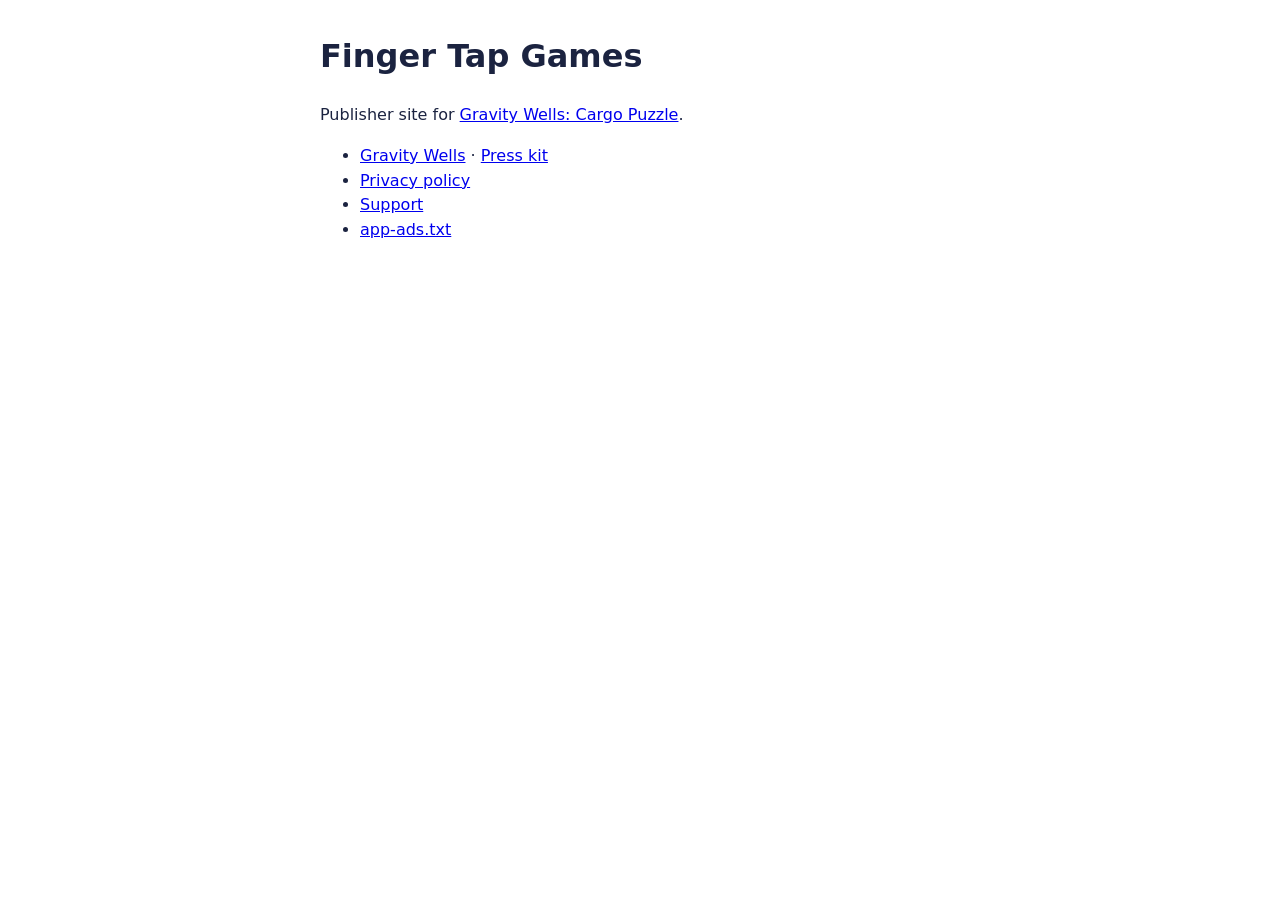
<file: index.html>
<!doctype html>
<html lang="en"><head><meta charset="utf-8"><meta name="viewport" content="width=device-width,initial-scale=1">
<title>Finger Tap Games</title>
<style>body{font:16px/1.55 system-ui,sans-serif;max-width:640px;margin:2rem auto;padding:0 16px;color:#1b2340}</style></head>
<body>
<h1>Finger Tap Games</h1>
<p>Publisher site for <a href="/gravitywells/">Gravity Wells: Cargo Puzzle</a>.</p>
<ul>
<li><a href="/gravitywells/">Gravity Wells</a> · <a href="/gravitywells/presskit/">Press kit</a></li>
<li><a href="https://julliuzsam.github.io/gravitywells-legal/">Privacy policy</a></li>
<li><a href="https://julliuzsam.github.io/gravitywells-legal/support.html">Support</a></li>
<li><a href="/app-ads.txt">app-ads.txt</a></li>
</ul>
</body></html>
</file>
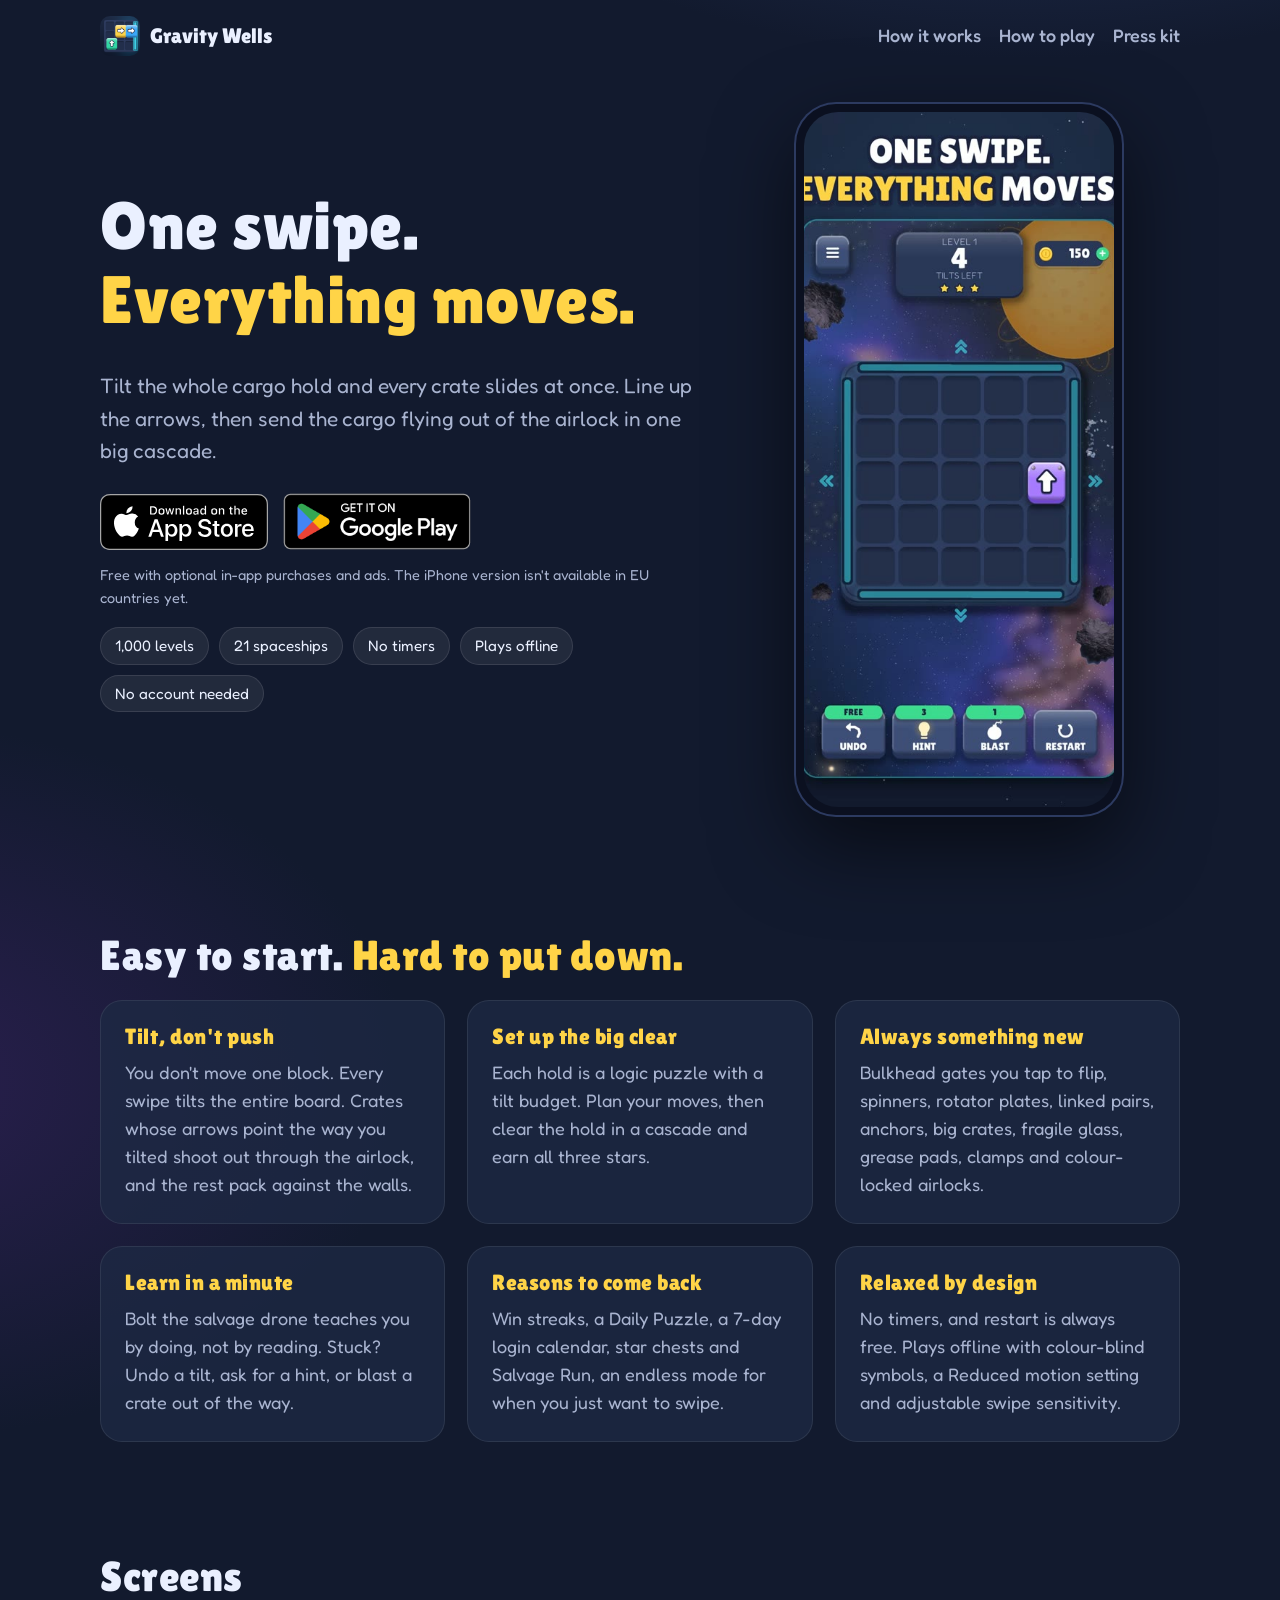
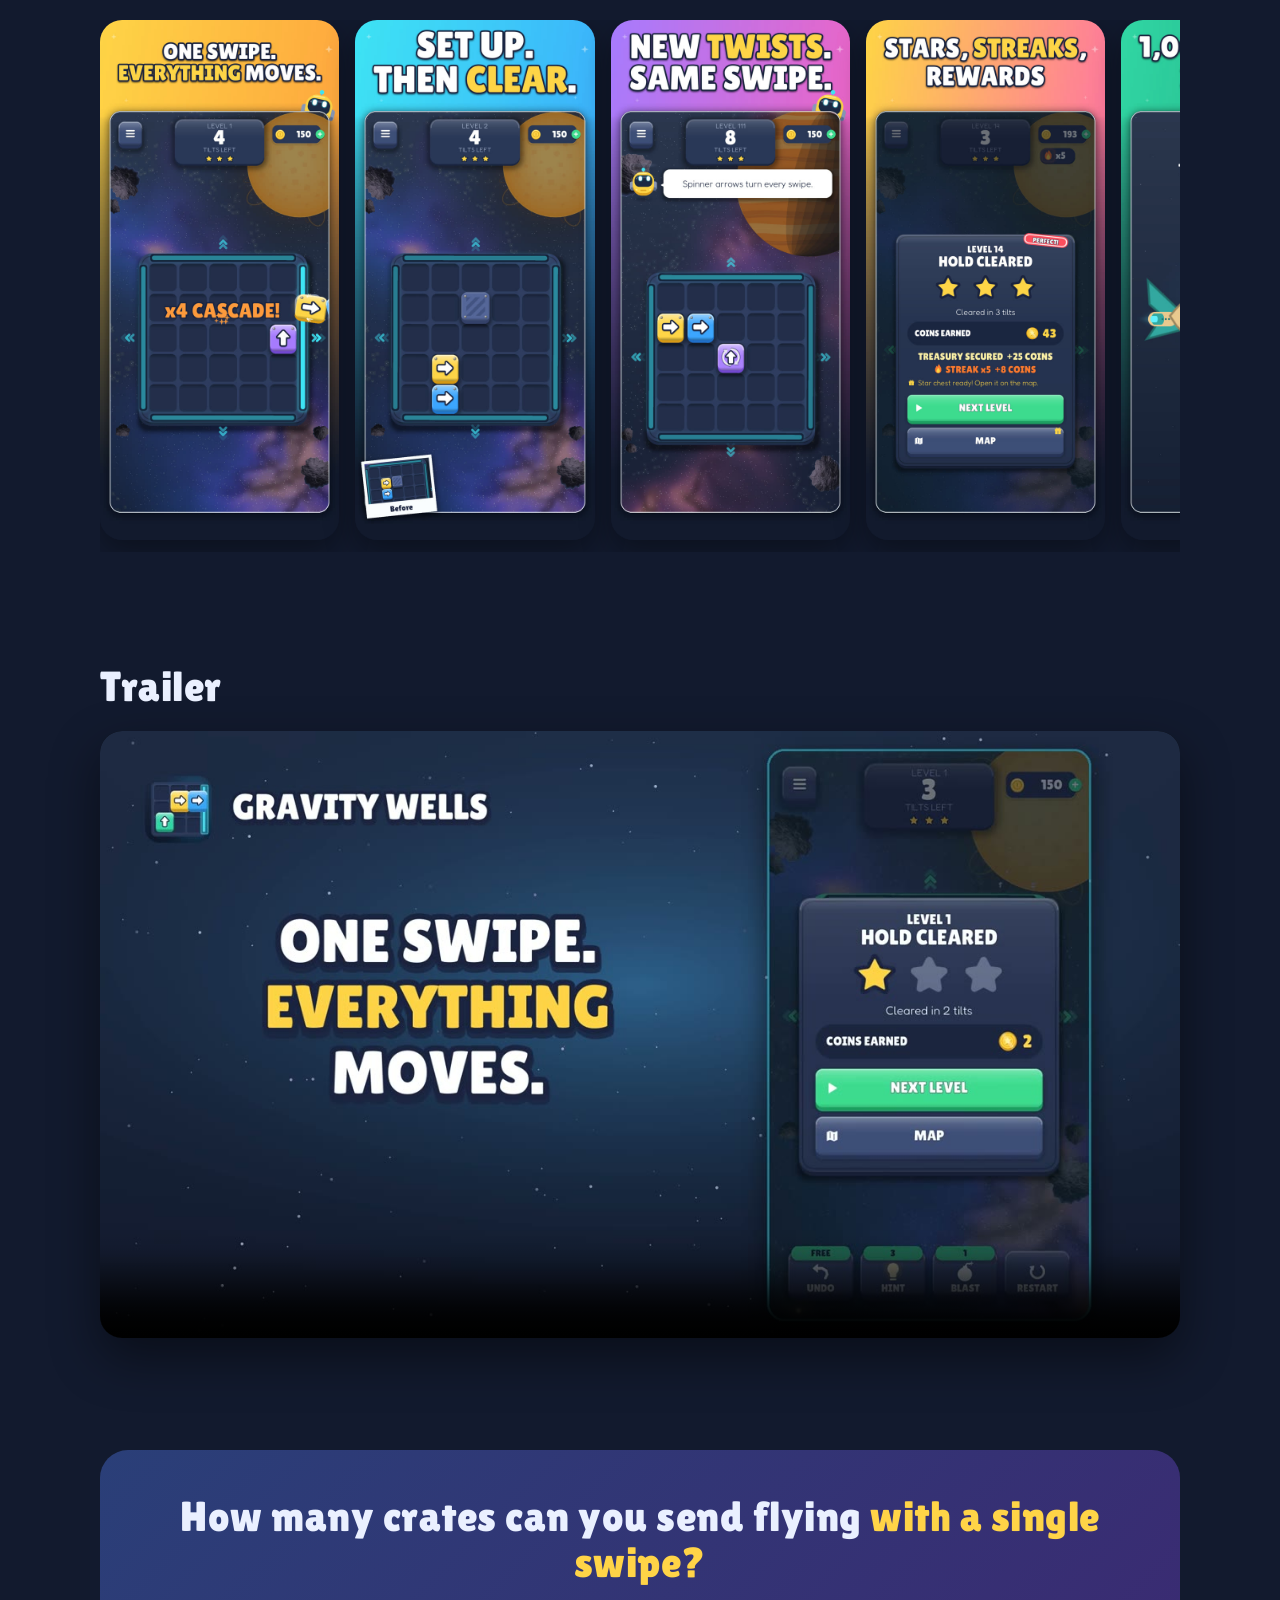
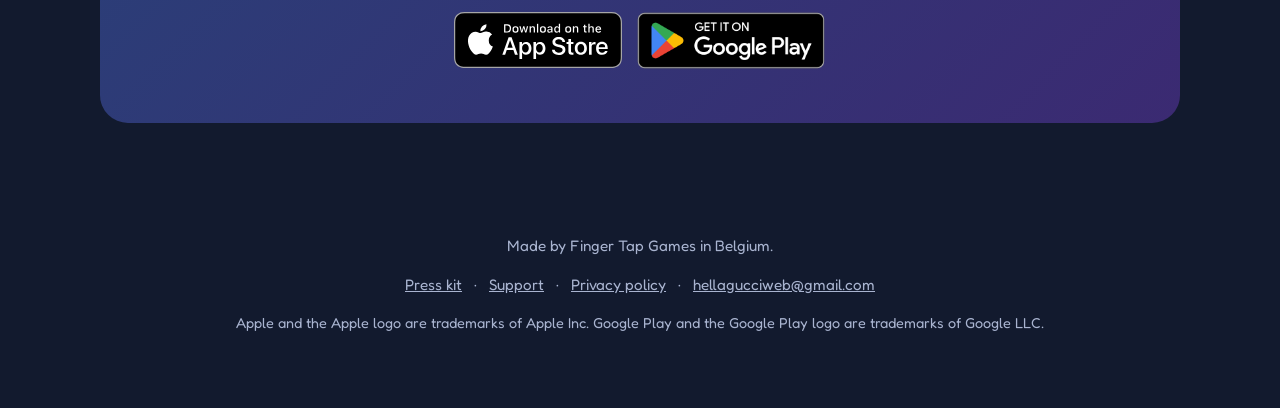
<file: gravitywells/index.html>
<!doctype html>
<html lang="en">
<head>
<meta charset="utf-8">
<meta name="viewport" content="width=device-width,initial-scale=1">
<title>Gravity Wells: Cargo Puzzle | One swipe. Everything moves.</title>
<meta name="description" content="Gravity Wells is a free tilt puzzle for iPhone and Android. One swipe tilts the whole cargo hold and every crate slides at once. 1,000 levels across 21 derelict spaceships. No timers, plays offline.">
<link rel="canonical" href="https://julliuzsam.github.io/gravitywells/">
<meta name="apple-itunes-app" content="app-id=6829856276">
<meta name="theme-color" content="#121A2E">
<link rel="icon" type="image/png" href="assets/img/favicon-64.png">
<link rel="apple-touch-icon" href="assets/img/apple-touch-icon.png">
<meta property="og:type" content="website">
<meta property="og:site_name" content="Gravity Wells">
<meta property="og:title" content="Gravity Wells: Cargo Puzzle. One swipe. Everything moves.">
<meta property="og:description" content="A free tilt puzzle for iPhone and Android: one swipe tilts the whole hold and every crate slides at once. 1,000 levels, 21 spaceships, no timers, plays offline.">
<meta property="og:url" content="https://julliuzsam.github.io/gravitywells/">
<meta property="og:image" content="https://julliuzsam.github.io/gravitywells/assets/img/og-1200x630.jpg">
<meta property="og:image:width" content="1200">
<meta property="og:image:height" content="630">
<meta property="og:image:alt" content="Gravity Wells: One swipe. Big clear.">
<meta name="twitter:card" content="summary_large_image">
<meta name="twitter:title" content="Gravity Wells: Cargo Puzzle">
<meta name="twitter:description" content="One swipe tilts the whole cargo hold and every crate slides at once. Free on iPhone and Android.">
<meta name="twitter:image" content="https://julliuzsam.github.io/gravitywells/assets/img/og-1200x630.jpg">
<link rel="stylesheet" href="assets/site.css">
<script type="application/ld+json">
{"@context":"https://schema.org","@type":"MobileApplication","name":"Gravity Wells: Cargo Puzzle","operatingSystem":"iOS 15+, Android 7.0+","applicationCategory":"GameApplication","genre":"Puzzle","author":{"@type":"Organization","name":"Finger Tap Games"},"publisher":{"@type":"Organization","name":"Finger Tap Games"},"offers":{"@type":"Offer","price":"0","priceCurrency":"EUR"},"image":"https://julliuzsam.github.io/gravitywells/assets/img/icon-512.png","url":"https://julliuzsam.github.io/gravitywells/","sameAs":["https://apps.apple.com/app/id6829856276","https://play.google.com/store/apps/details?id=com.julliuz.gravitywells"]}
</script>
</head>
<body>
<header class="top">
  <a class="brand" href="./"><img src="assets/img/icon-512.png" alt="">Gravity Wells</a>
  <nav><a href="#how">How it works</a><a href="guide/">How to play</a><a href="presskit/">Press kit</a></nav>
</header>

<main class="wrap">
  <section class="hero">
    <div>
      <h1>One swipe.<br><span class="gold">Everything moves.</span></h1>
      <p class="lead">Tilt the whole cargo hold and every crate slides at once. Line up the arrows, then send the cargo flying out of the airlock in one big cascade.</p>
      <div class="badges">
        <a href="https://apps.apple.com/app/id6829856276" aria-label="Download on the App Store"><img class="as" src="assets/badges/app-store.svg" alt="Download on the App Store"></a>
        <a href="https://play.google.com/store/apps/details?id=com.julliuz.gravitywells&amp;referrer=utm_source%3Dgravitywells_site%26utm_medium%3Dlanding" aria-label="Get it on Google Play"><img class="gp" src="assets/badges/google-play.png" alt="Get it on Google Play"></a>
      </div>
      <p class="note">Free with optional in-app purchases and ads. The iPhone version isn't available in EU countries yet.</p>
      <ul class="chips"><li>1,000 levels</li><li>21 spaceships</li><li>No timers</li><li>Plays offline</li><li>No account needed</li></ul>
    </div>
    <div class="phone">
      <video src="assets/video/gameplay-vertical.mp4" poster="assets/video/gameplay-vertical-poster.jpg" autoplay muted loop playsinline preload="metadata" aria-label="Gravity Wells gameplay"></video>
    </div>
  </section>

  <section id="how">
    <h2>Easy to start. <span class="gold">Hard to put down.</span></h2>
    <div class="features">
      <div class="card"><h3>Tilt, don't push</h3><p>You don't move one block. Every swipe tilts the entire board. Crates whose arrows point the way you tilted shoot out through the airlock, and the rest pack against the walls.</p></div>
      <div class="card"><h3>Set up the big clear</h3><p>Each hold is a logic puzzle with a tilt budget. Plan your moves, then clear the hold in a cascade and earn all three stars.</p></div>
      <div class="card"><h3>Always something new</h3><p>Bulkhead gates you tap to flip, spinners, rotator plates, linked pairs, anchors, big crates, fragile glass, grease pads, clamps and colour-locked airlocks.</p></div>
      <div class="card"><h3>Learn in a minute</h3><p>Bolt the salvage drone teaches you by doing, not by reading. Stuck? Undo a tilt, ask for a hint, or blast a crate out of the way.</p></div>
      <div class="card"><h3>Reasons to come back</h3><p>Win streaks, a Daily Puzzle, a 7-day login calendar, star chests and Salvage Run, an endless mode for when you just want to swipe.</p></div>
      <div class="card"><h3>Relaxed by design</h3><p>No timers, and restart is always free. Plays offline with colour-blind symbols, a Reduced motion setting and adjustable swipe sensitivity.</p></div>
    </div>
  </section>

  <section id="screens">
    <h2>Screens</h2>
    <div class="shots">
      <img src="assets/shots/shot-1.jpg" alt="One swipe. Everything moves." loading="lazy">
      <img src="assets/shots/shot-2.jpg" alt="Set up. Then clear." loading="lazy">
      <img src="assets/shots/shot-3.jpg" alt="New twists. Same swipe." loading="lazy">
      <img src="assets/shots/shot-4.jpg" alt="Stars, streaks, rewards." loading="lazy">
      <img src="assets/shots/shot-5.jpg" alt="1,000 puzzles. 21 ships." loading="lazy">
      <img src="assets/shots/shot-6.jpg" alt="Your daily brain break." loading="lazy">
      <img src="assets/shots/shot-7.jpg" alt="Endless cargo. Endless choices." loading="lazy">
    </div>
  </section>

  <section id="trailer">
    <h2>Trailer</h2>
    <div class="video16"><video src="assets/video/trailer-720p.mp4" poster="assets/video/trailer-poster.jpg" controls preload="none" playsinline></video></div>
  </section>

  <section>
    <div class="cta">
      <h2>How many crates can you send flying <span class="gold">with a single swipe?</span></h2>
      <div class="badges">
        <a href="https://apps.apple.com/app/id6829856276"><img class="as" src="assets/badges/app-store.svg" alt="Download on the App Store"></a>
        <a href="https://play.google.com/store/apps/details?id=com.julliuz.gravitywells&amp;referrer=utm_source%3Dgravitywells_site%26utm_medium%3Dlanding_footer"><img class="gp" src="assets/badges/google-play.png" alt="Get it on Google Play"></a>
      </div>
    </div>
  </section>
</main>

<footer>
  <p>Made by Finger Tap Games in Belgium.</p>
  <p><a href="presskit/">Press kit</a> · <a href="https://julliuzsam.github.io/gravitywells-legal/support.html">Support</a> · <a href="https://julliuzsam.github.io/gravitywells-legal/">Privacy policy</a> · <a href="mailto:hellagucciweb@gmail.com">hellagucciweb@gmail.com</a></p>
  <p class="note">Apple and the Apple logo are trademarks of Apple Inc. Google Play and the Google Play logo are trademarks of Google LLC.</p>
</footer>
</body>
</html>
</file>
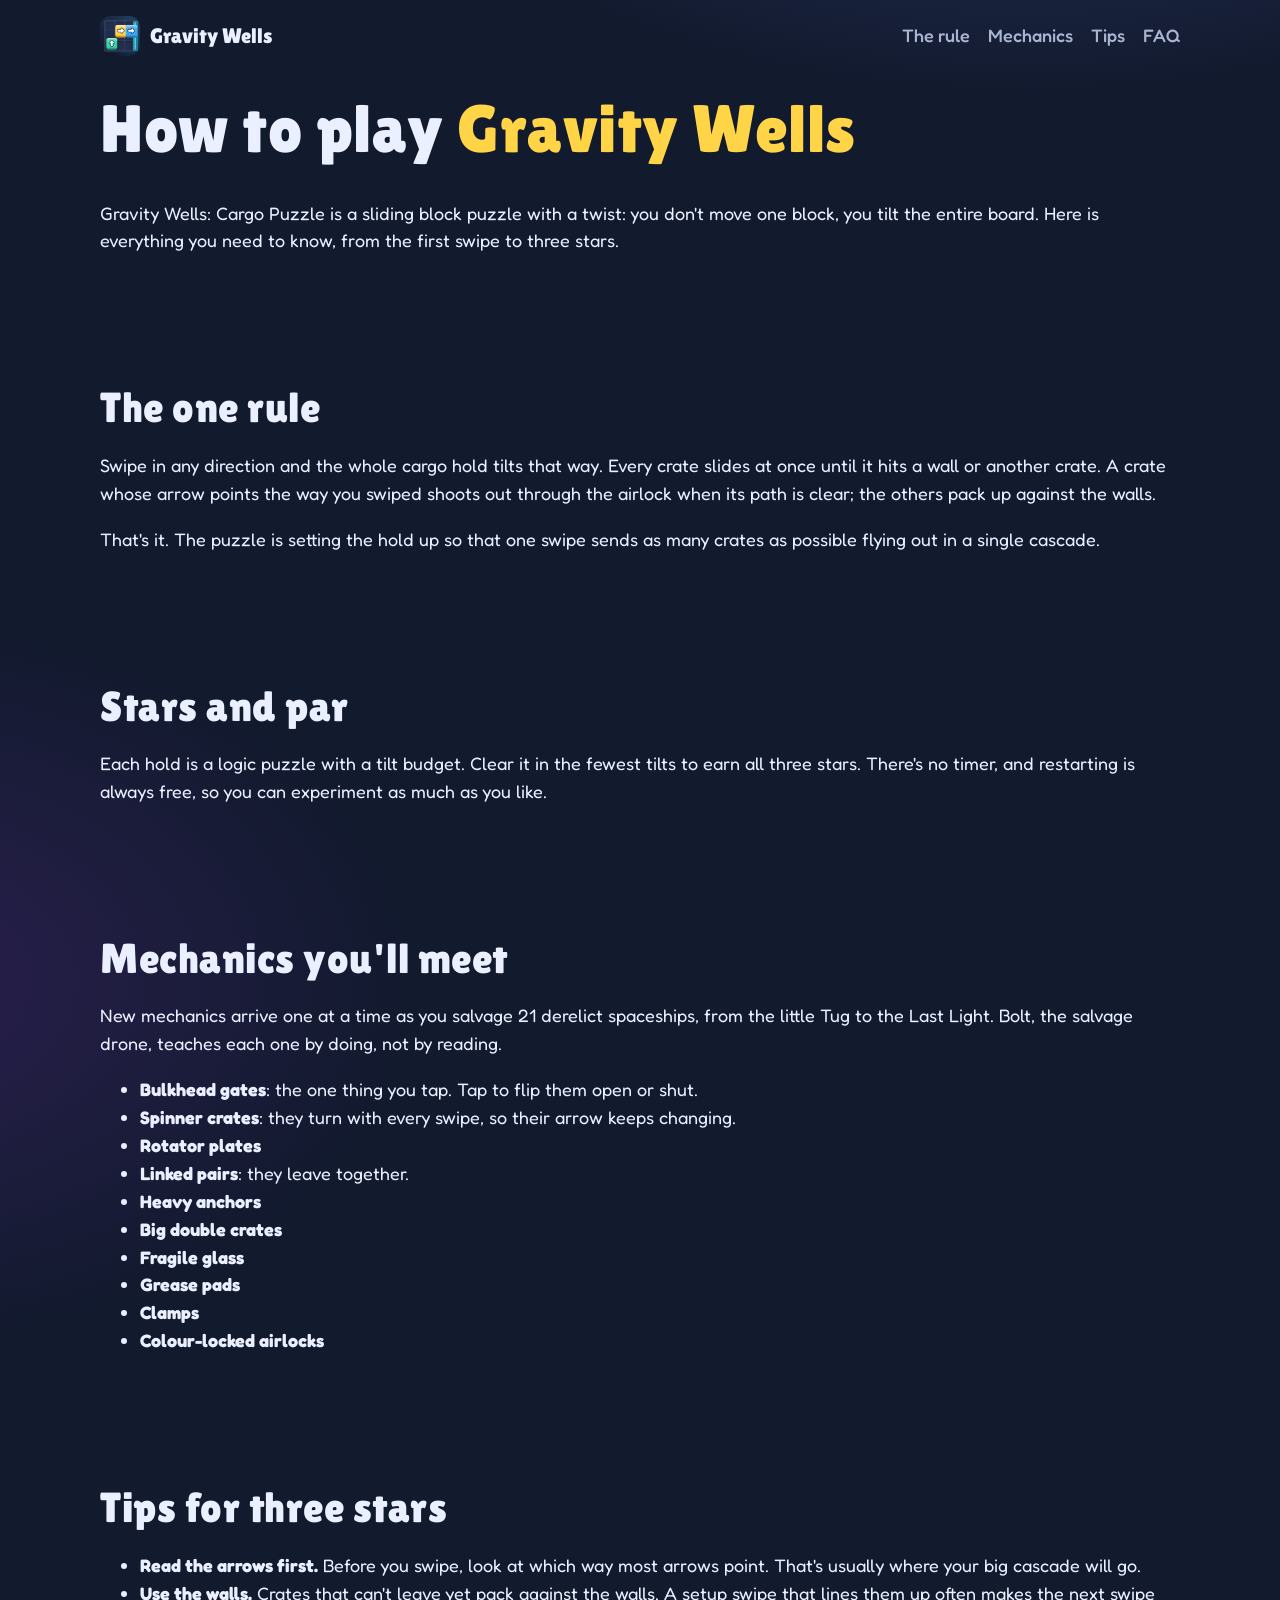
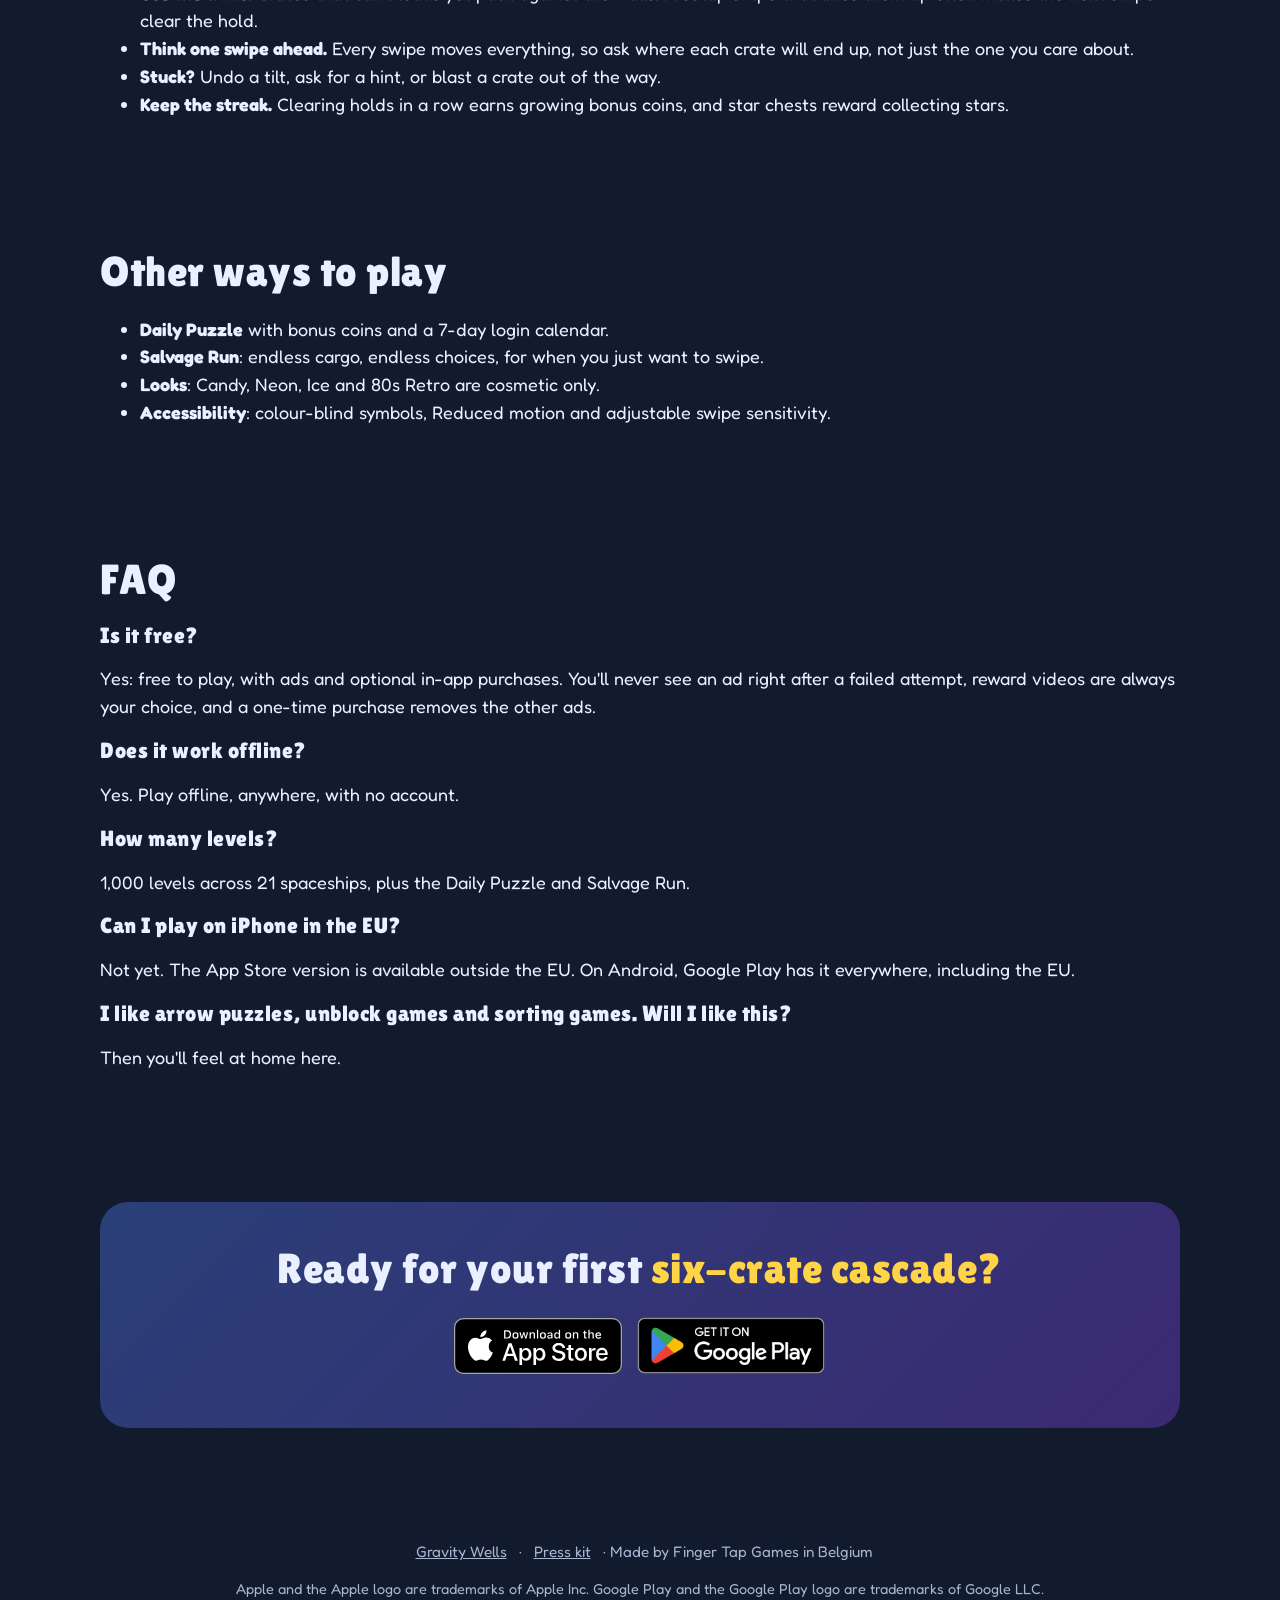
<file: gravitywells/guide/index.html>
<!doctype html>
<html lang="en">
<head>
<meta charset="utf-8">
<meta name="viewport" content="width=device-width,initial-scale=1">
<title>How to play Gravity Wells: rules, mechanics and tips for the tilt puzzle</title>
<meta name="description" content="How to play Gravity Wells: Cargo Puzzle, the free offline tilt puzzle for iPhone and Android. The one rule, every mechanic from bulkhead gates to colour-locked airlocks, 3-star par tips and FAQ.">
<link rel="canonical" href="https://julliuzsam.github.io/gravitywells/guide/">
<meta name="apple-itunes-app" content="app-id=6829856276">
<meta name="theme-color" content="#121A2E">
<link rel="icon" type="image/png" href="../assets/img/favicon-64.png">
<meta property="og:type" content="article">
<meta property="og:site_name" content="Gravity Wells">
<meta property="og:title" content="How to play Gravity Wells: the tilt puzzle where every crate moves at once">
<meta property="og:description" content="The one rule, every mechanic and tips for 3-star par in Gravity Wells, a free offline puzzle for iPhone and Android.">
<meta property="og:url" content="https://julliuzsam.github.io/gravitywells/guide/">
<meta property="og:image" content="https://julliuzsam.github.io/gravitywells/assets/img/og-1200x630.jpg">
<meta name="twitter:card" content="summary_large_image">
<link rel="stylesheet" href="../assets/site.css">
<script type="application/ld+json">
{"@context":"https://schema.org","@type":"FAQPage","mainEntity":[
{"@type":"Question","name":"Is Gravity Wells free?","acceptedAnswer":{"@type":"Answer","text":"Yes. It is free to play with ads and optional in-app purchases. You never see an ad right after a failed attempt, reward videos are always optional, and a one-time purchase removes the other ads."}},
{"@type":"Question","name":"Does Gravity Wells work offline?","acceptedAnswer":{"@type":"Answer","text":"Yes. It plays offline, anywhere, with no account."}},
{"@type":"Question","name":"How many levels does Gravity Wells have?","acceptedAnswer":{"@type":"Answer","text":"1,000 levels across 21 derelict spaceships, plus a Daily Puzzle and the endless Salvage Run mode."}},
{"@type":"Question","name":"Is there a timer?","acceptedAnswer":{"@type":"Answer","text":"No. There are no timers and restarting is always free."}},
{"@type":"Question","name":"Can I play Gravity Wells on iPhone in the EU?","acceptedAnswer":{"@type":"Answer","text":"Not yet. The App Store version is available in 148 countries outside the EU. Android players everywhere, including the EU, can get it on Google Play."}}
]}
</script>
</head>
<body>
<header class="top">
  <a class="brand" href="../"><img src="../assets/img/icon-512.png" alt="">Gravity Wells</a>
  <nav><a href="#rule">The rule</a><a href="#mechanics">Mechanics</a><a href="#tips">Tips</a><a href="#faq">FAQ</a></nav>
</header>
<main class="wrap">
  <section style="padding-top:20px">
    <h1>How to play <span class="gold">Gravity Wells</span></h1>
    <p class="lead">Gravity Wells: Cargo Puzzle is a sliding block puzzle with a twist: you don't move one block, you tilt the entire board. Here is everything you need to know, from the first swipe to three stars.</p>
  </section>

  <section id="rule">
    <h2>The one rule</h2>
    <p>Swipe in any direction and the whole cargo hold tilts that way. Every crate slides at once until it hits a wall or another crate. A crate whose arrow points the way you swiped shoots out through the airlock when its path is clear; the others pack up against the walls.</p>
    <p>That's it. The puzzle is setting the hold up so that one swipe sends as many crates as possible flying out in a single cascade.</p>
  </section>

  <section>
    <h2>Stars and par</h2>
    <p>Each hold is a logic puzzle with a tilt budget. Clear it in the fewest tilts to earn all three stars. There's no timer, and restarting is always free, so you can experiment as much as you like.</p>
  </section>

  <section id="mechanics">
    <h2>Mechanics you'll meet</h2>
    <p>New mechanics arrive one at a time as you salvage 21 derelict spaceships, from the little Tug to the Last Light. Bolt, the salvage drone, teaches each one by doing, not by reading.</p>
    <ul>
      <li><strong>Bulkhead gates</strong>: the one thing you tap. Tap to flip them open or shut.</li>
      <li><strong>Spinner crates</strong>: they turn with every swipe, so their arrow keeps changing.</li>
      <li><strong>Rotator plates</strong></li>
      <li><strong>Linked pairs</strong>: they leave together.</li>
      <li><strong>Heavy anchors</strong></li>
      <li><strong>Big double crates</strong></li>
      <li><strong>Fragile glass</strong></li>
      <li><strong>Grease pads</strong></li>
      <li><strong>Clamps</strong></li>
      <li><strong>Colour-locked airlocks</strong></li>
    </ul>
  </section>

  <section id="tips">
    <h2>Tips for three stars</h2>
    <ul>
      <li><strong>Read the arrows first.</strong> Before you swipe, look at which way most arrows point. That's usually where your big cascade will go.</li>
      <li><strong>Use the walls.</strong> Crates that can't leave yet pack against the walls. A setup swipe that lines them up often makes the next swipe clear the hold.</li>
      <li><strong>Think one swipe ahead.</strong> Every swipe moves everything, so ask where each crate will end up, not just the one you care about.</li>
      <li><strong>Stuck?</strong> Undo a tilt, ask for a hint, or blast a crate out of the way.</li>
      <li><strong>Keep the streak.</strong> Clearing holds in a row earns growing bonus coins, and star chests reward collecting stars.</li>
    </ul>
  </section>

  <section>
    <h2>Other ways to play</h2>
    <ul>
      <li><strong>Daily Puzzle</strong> with bonus coins and a 7-day login calendar.</li>
      <li><strong>Salvage Run</strong>: endless cargo, endless choices, for when you just want to swipe.</li>
      <li><strong>Looks</strong>: Candy, Neon, Ice and 80s Retro are cosmetic only.</li>
      <li><strong>Accessibility</strong>: colour-blind symbols, Reduced motion and adjustable swipe sensitivity.</li>
    </ul>
  </section>

  <section id="faq">
    <h2>FAQ</h2>
    <h3>Is it free?</h3><p>Yes: free to play, with ads and optional in-app purchases. You'll never see an ad right after a failed attempt, reward videos are always your choice, and a one-time purchase removes the other ads.</p>
    <h3>Does it work offline?</h3><p>Yes. Play offline, anywhere, with no account.</p>
    <h3>How many levels?</h3><p>1,000 levels across 21 spaceships, plus the Daily Puzzle and Salvage Run.</p>
    <h3>Can I play on iPhone in the EU?</h3><p>Not yet. The App Store version is available outside the EU. On Android, Google Play has it everywhere, including the EU.</p>
    <h3>I like arrow puzzles, unblock games and sorting games. Will I like this?</h3><p>Then you'll feel at home here.</p>
  </section>

  <section>
    <div class="cta">
      <h2>Ready for your first <span class="gold">six-crate cascade?</span></h2>
      <div class="badges">
        <a href="https://apps.apple.com/app/id6829856276"><img class="as" src="../assets/badges/app-store.svg" alt="Download on the App Store"></a>
        <a href="https://play.google.com/store/apps/details?id=com.julliuz.gravitywells&amp;referrer=utm_source%3Dgravitywells_site%26utm_medium%3Dguide"><img class="gp" src="../assets/badges/google-play.png" alt="Get it on Google Play"></a>
      </div>
    </div>
  </section>
</main>
<footer>
  <p><a href="../">Gravity Wells</a> · <a href="../presskit/">Press kit</a> · Made by Finger Tap Games in Belgium</p>
  <p class="note">Apple and the Apple logo are trademarks of Apple Inc. Google Play and the Google Play logo are trademarks of Google LLC.</p>
</footer>
</body>
</html>
</file>
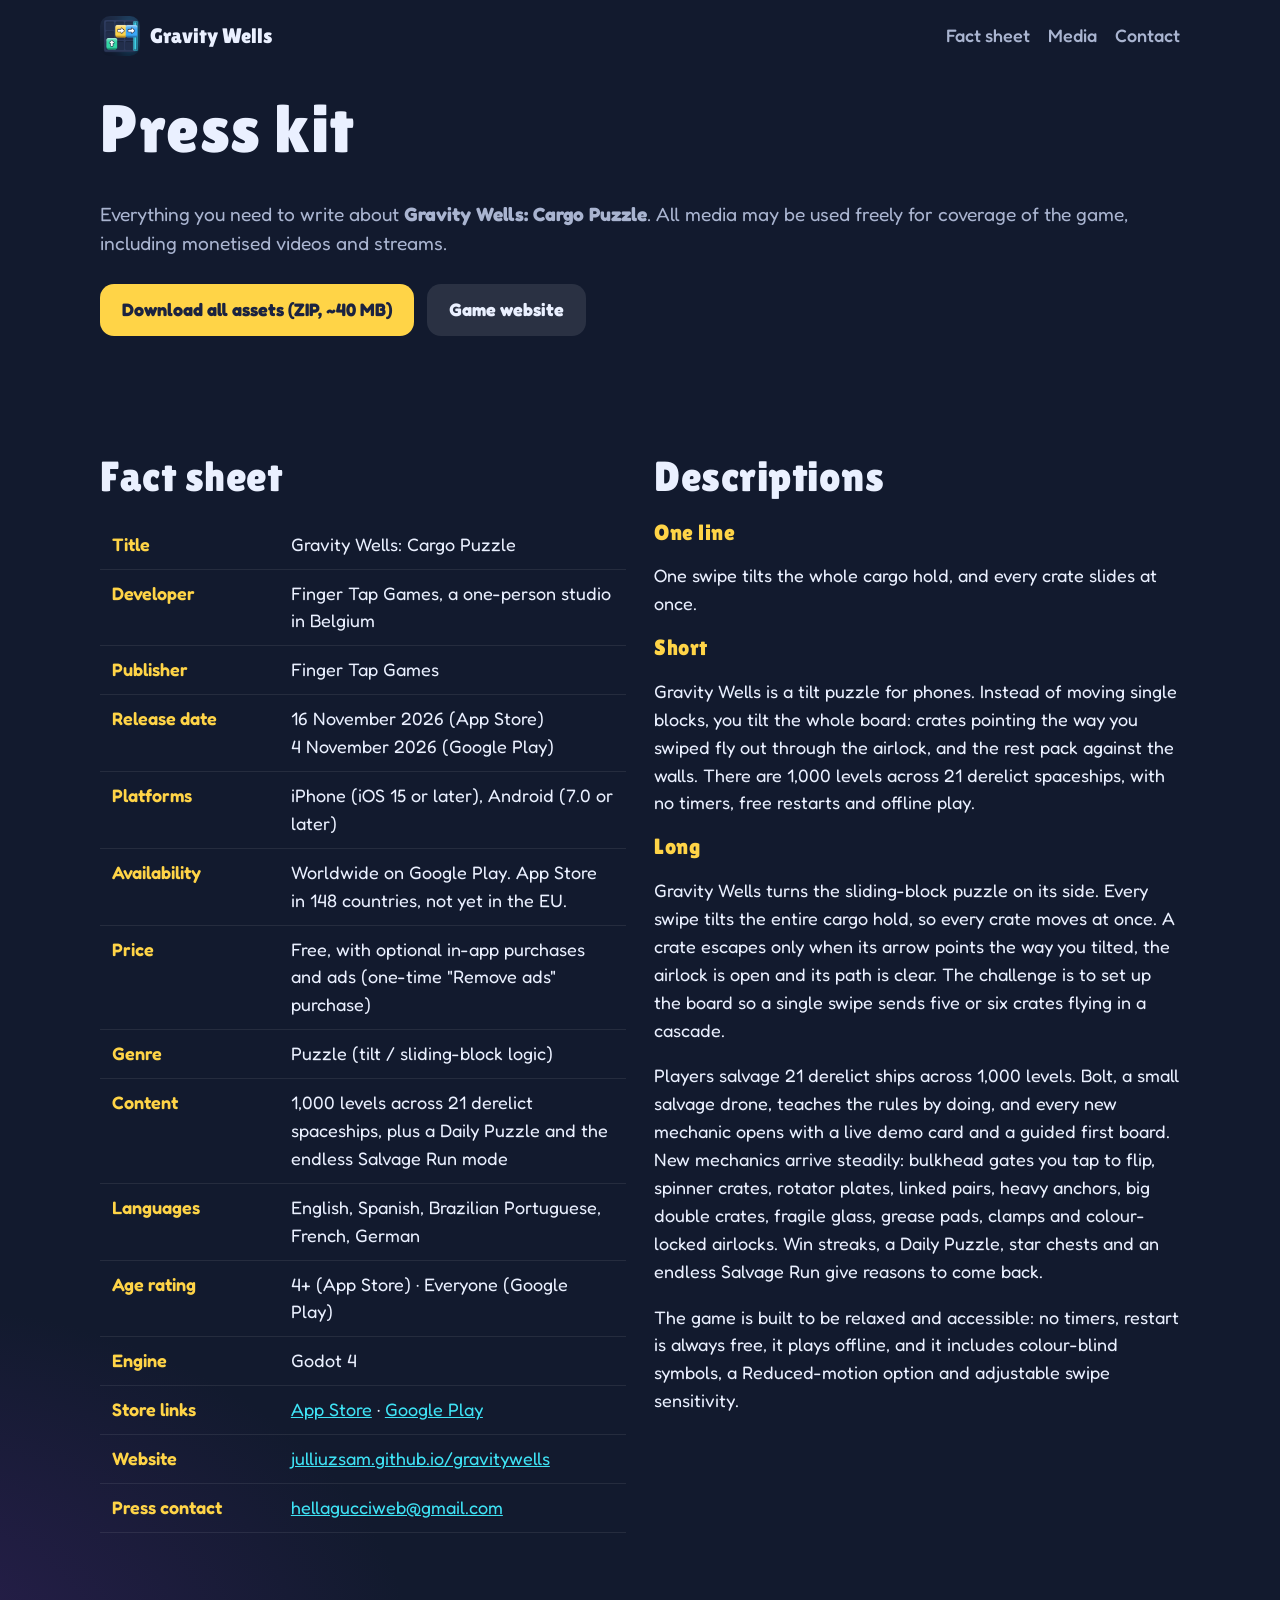
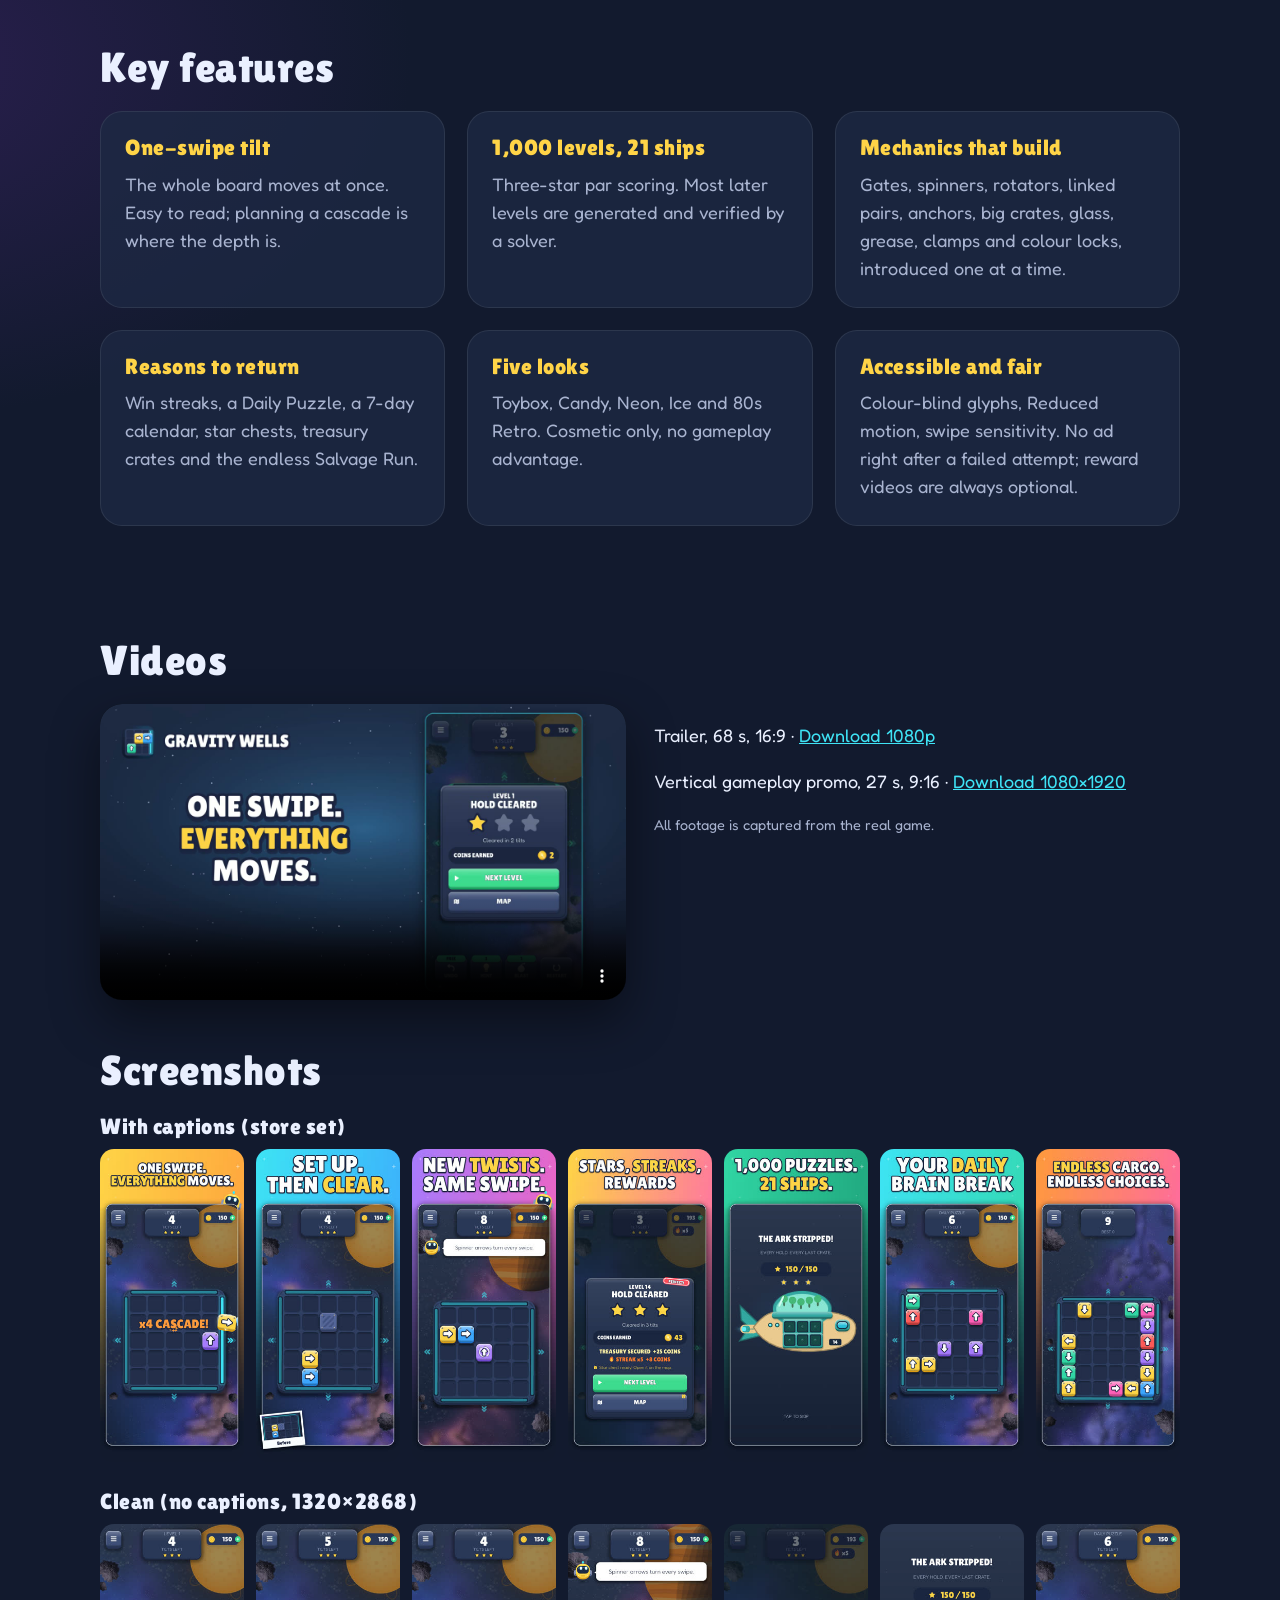
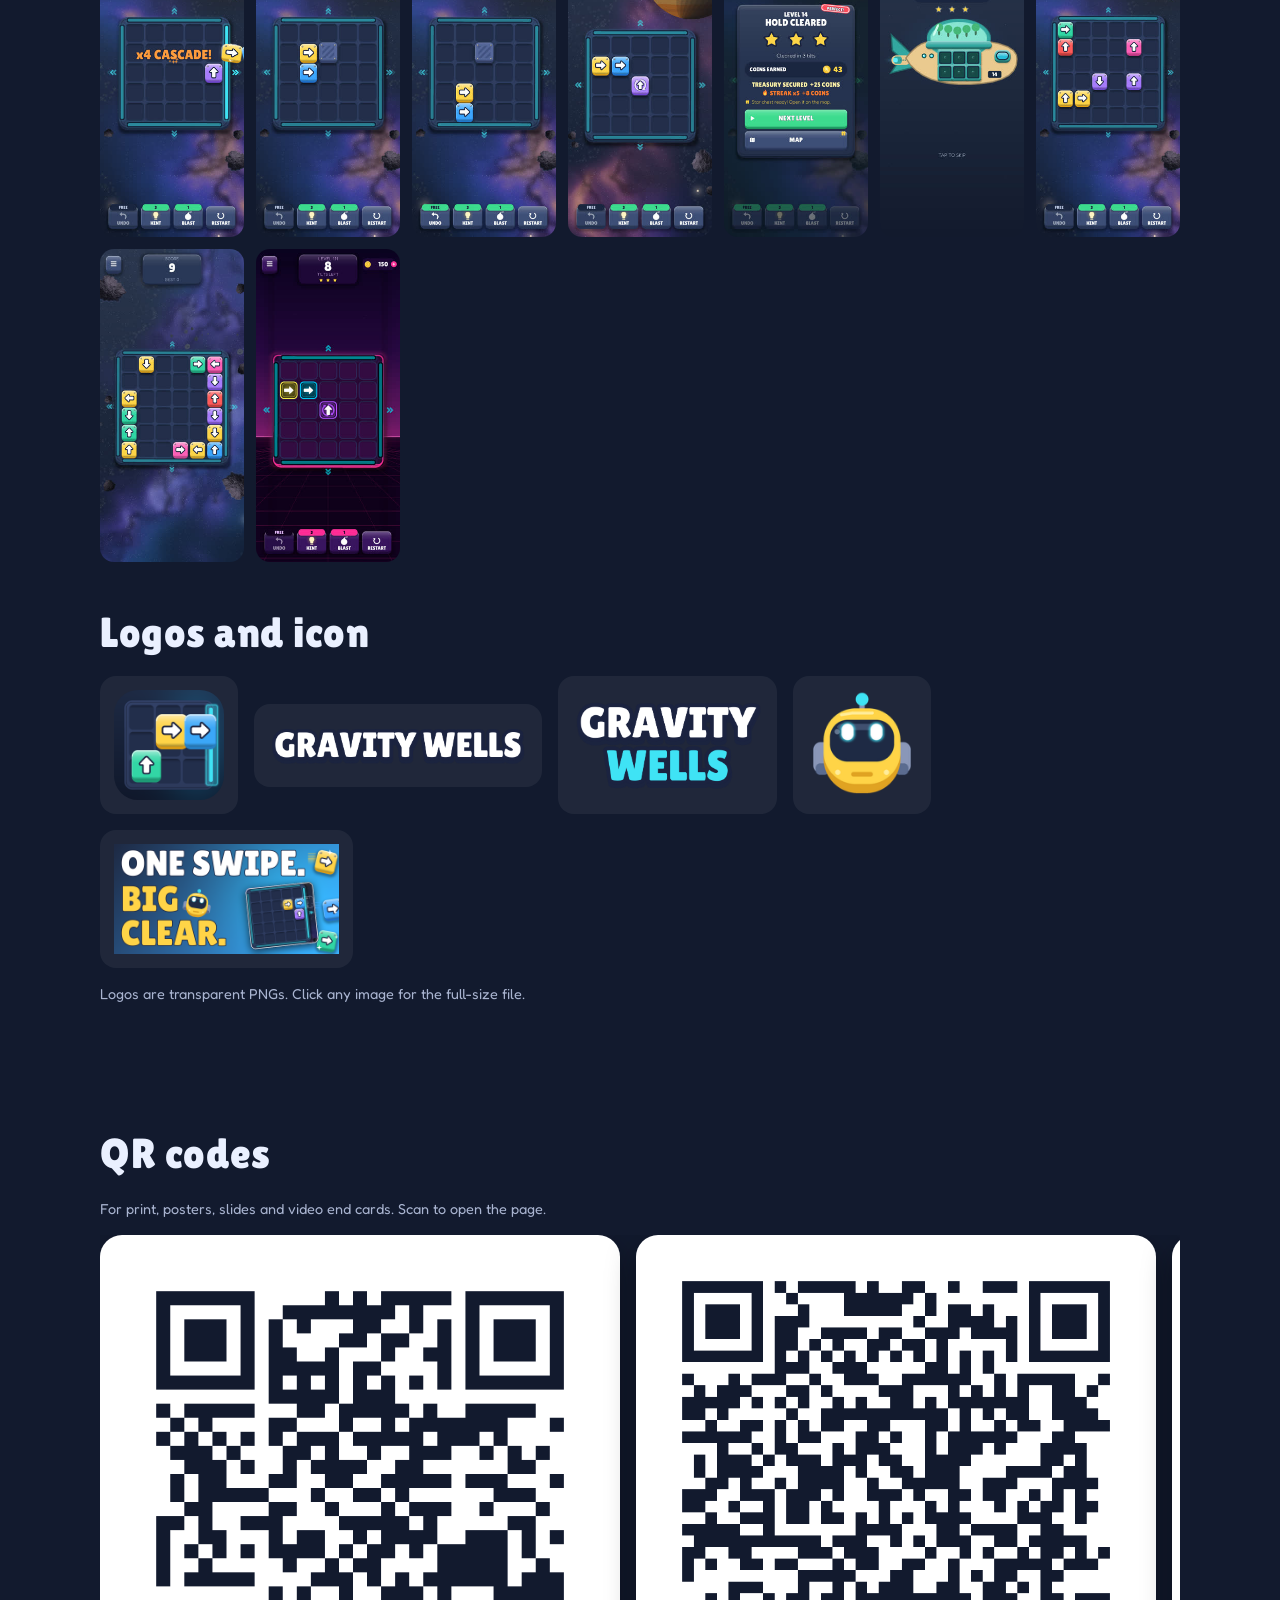
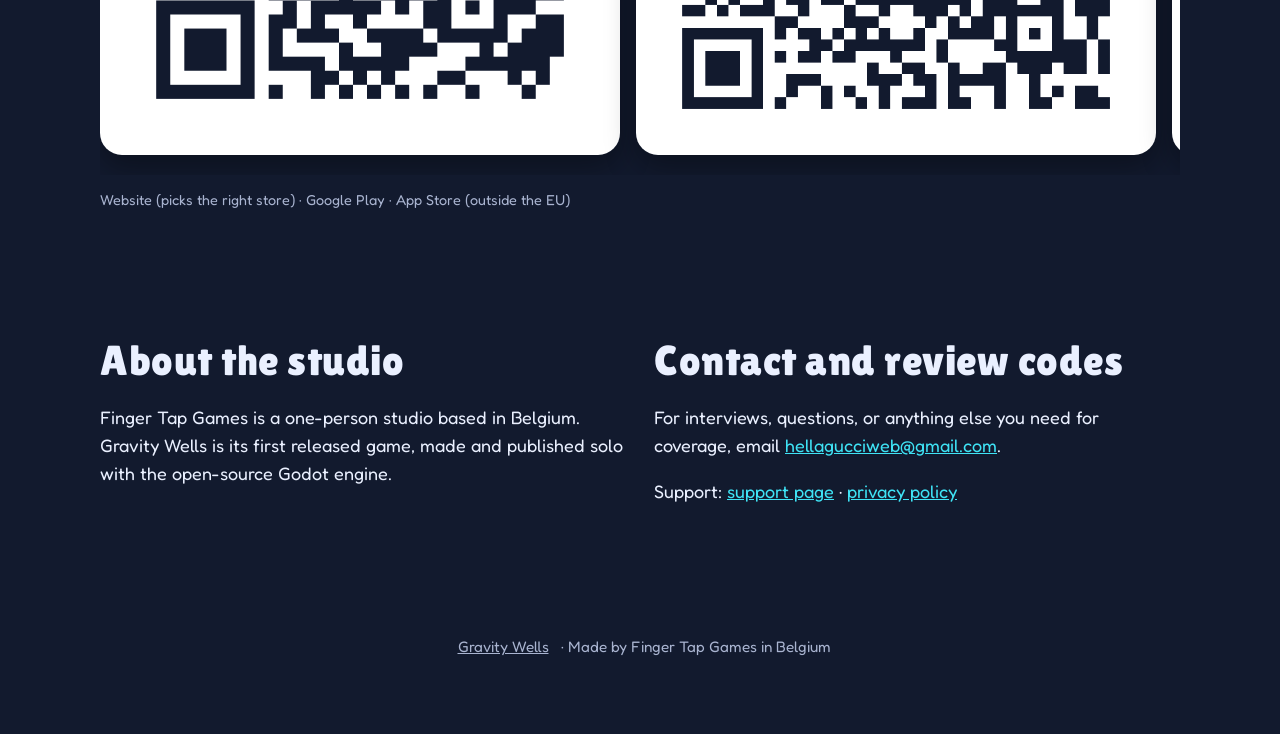
<file: gravitywells/presskit/index.html>
<!doctype html>
<html lang="en">
<head>
<meta charset="utf-8">
<meta name="viewport" content="width=device-width,initial-scale=1">
<title>Press kit | Gravity Wells: Cargo Puzzle</title>
<meta name="description" content="Press kit for Gravity Wells: Cargo Puzzle, a free tilt puzzle for iPhone and Android by Finger Tap Games, a one-person studio in Belgium. Fact sheet, descriptions, screenshots, trailer, logos and a ZIP of all assets.">
<link rel="canonical" href="https://julliuzsam.github.io/gravitywells/presskit/">
<meta name="theme-color" content="#121A2E">
<link rel="icon" type="image/png" href="../assets/img/favicon-64.png">
<meta property="og:type" content="website">
<meta property="og:site_name" content="Gravity Wells">
<meta property="og:title" content="Gravity Wells: Cargo Puzzle | Press kit">
<meta property="og:description" content="Fact sheet, descriptions, screenshots, trailer and logos for Gravity Wells, a free tilt puzzle for iPhone and Android.">
<meta property="og:url" content="https://julliuzsam.github.io/gravitywells/presskit/">
<meta property="og:image" content="https://julliuzsam.github.io/gravitywells/assets/img/og-1200x630.jpg">
<meta property="og:image:width" content="1200">
<meta property="og:image:height" content="630">
<meta name="twitter:card" content="summary_large_image">
<meta name="twitter:title" content="Gravity Wells: Cargo Puzzle | Press kit">
<meta name="twitter:description" content="Fact sheet, screenshots, trailer and logos for Gravity Wells.">
<meta name="twitter:image" content="https://julliuzsam.github.io/gravitywells/assets/img/og-1200x630.jpg">
<link rel="stylesheet" href="../assets/site.css">
</head>
<body>
<header class="top">
  <a class="brand" href="../"><img src="../assets/img/icon-512.png" alt="">Gravity Wells</a>
  <nav><a href="#facts">Fact sheet</a><a href="#media">Media</a><a href="#contact">Contact</a></nav>
</header>
<main class="wrap">
  <section style="padding-top:20px">
    <h1>Press kit</h1>
    <p class="lead" style="color:var(--muted);font-size:1.2rem">Everything you need to write about <strong>Gravity Wells: Cargo Puzzle</strong>. All media may be used freely for coverage of the game, including monetised videos and streams.</p>
    <a class="dl" href="gravitywells-presskit.zip">Download all assets (ZIP, ~40 MB)</a>
    <a class="dl alt" href="../">Game website</a>
  </section>

  <section id="facts" class="grid2">
    <div>
      <h2>Fact sheet</h2>
      <table class="facts">
        <tr><th>Title</th><td>Gravity Wells: Cargo Puzzle</td></tr>
        <tr><th>Developer</th><td>Finger Tap Games, a one-person studio in Belgium</td></tr>
        <tr><th>Publisher</th><td>Finger Tap Games</td></tr>
        <tr><th>Release date</th><td>16 November 2026 (App Store)<br>4 November 2026 (Google Play)</td></tr>
        <tr><th>Platforms</th><td>iPhone (iOS 15 or later), Android (7.0 or later)</td></tr>
        <tr><th>Availability</th><td>Worldwide on Google Play. App Store in 148 countries, not yet in the EU.</td></tr>
        <tr><th>Price</th><td>Free, with optional in-app purchases and ads (one-time "Remove ads" purchase)</td></tr>
        <tr><th>Genre</th><td>Puzzle (tilt / sliding-block logic)</td></tr>
        <tr><th>Content</th><td>1,000 levels across 21 derelict spaceships, plus a Daily Puzzle and the endless Salvage Run mode</td></tr>
        <tr><th>Languages</th><td>English, Spanish, Brazilian Portuguese, French, German</td></tr>
        <tr><th>Age rating</th><td>4+ (App Store) · Everyone (Google Play)</td></tr>
        <tr><th>Engine</th><td>Godot 4</td></tr>
        <tr><th>Store links</th><td><a href="https://apps.apple.com/app/id6829856276">App Store</a> · <a href="https://play.google.com/store/apps/details?id=com.julliuz.gravitywells">Google Play</a></td></tr>
        <tr><th>Website</th><td><a href="https://julliuzsam.github.io/gravitywells/">julliuzsam.github.io/gravitywells</a></td></tr>
        <tr><th>Press contact</th><td><a href="mailto:hellagucciweb@gmail.com">hellagucciweb@gmail.com</a></td></tr>
      </table>
    </div>
    <div class="desc">
      <h2>Descriptions</h2>
      <h3 class="gold">One line</h3>
      <p>One swipe tilts the whole cargo hold, and every crate slides at once.</p>
      <h3 class="gold">Short</h3>
      <p>Gravity Wells is a tilt puzzle for phones. Instead of moving single blocks, you tilt the whole board: crates pointing the way you swiped fly out through the airlock, and the rest pack against the walls. There are 1,000 levels across 21 derelict spaceships, with no timers, free restarts and offline play.</p>
      <h3 class="gold">Long</h3>
      <p>Gravity Wells turns the sliding-block puzzle on its side. Every swipe tilts the entire cargo hold, so every crate moves at once. A crate escapes only when its arrow points the way you tilted, the airlock is open and its path is clear. The challenge is to set up the board so a single swipe sends five or six crates flying in a cascade.</p>
      <p>Players salvage 21 derelict ships across 1,000 levels. Bolt, a small salvage drone, teaches the rules by doing, and every new mechanic opens with a live demo card and a guided first board. New mechanics arrive steadily: bulkhead gates you tap to flip, spinner crates, rotator plates, linked pairs, heavy anchors, big double crates, fragile glass, grease pads, clamps and colour-locked airlocks. Win streaks, a Daily Puzzle, star chests and an endless Salvage Run give reasons to come back.</p>
      <p>The game is built to be relaxed and accessible: no timers, restart is always free, it plays offline, and it includes colour-blind symbols, a Reduced-motion option and adjustable swipe sensitivity.</p>
    </div>
  </section>

  <section>
    <h2>Key features</h2>
    <div class="features">
      <div class="card"><h3>One-swipe tilt</h3><p>The whole board moves at once. Easy to read; planning a cascade is where the depth is.</p></div>
      <div class="card"><h3>1,000 levels, 21 ships</h3><p>Three-star par scoring. Most later levels are generated and verified by a solver.</p></div>
      <div class="card"><h3>Mechanics that build</h3><p>Gates, spinners, rotators, linked pairs, anchors, big crates, glass, grease, clamps and colour locks, introduced one at a time.</p></div>
      <div class="card"><h3>Reasons to return</h3><p>Win streaks, a Daily Puzzle, a 7-day calendar, star chests, treasury crates and the endless Salvage Run.</p></div>
      <div class="card"><h3>Five looks</h3><p>Toybox, Candy, Neon, Ice and 80s Retro. Cosmetic only, no gameplay advantage.</p></div>
      <div class="card"><h3>Accessible and fair</h3><p>Colour-blind glyphs, Reduced motion, swipe sensitivity. No ad right after a failed attempt; reward videos are always optional.</p></div>
    </div>
  </section>

  <section id="media">
    <h2>Videos</h2>
    <div class="grid2">
      <div class="video16"><video src="../assets/video/trailer-720p.mp4" poster="../assets/video/trailer-poster.jpg" controls preload="none" playsinline></video></div>
      <div>
        <p>Trailer, 68 s, 16:9 · <a href="files/video/gravitywells-trailer-1920x1080.mp4" download>Download 1080p</a></p>
        <p>Vertical gameplay promo, 27 s, 9:16 · <a href="files/video/gravitywells-vertical-1080x1920.mp4" download>Download 1080×1920</a></p>
        <p class="note">All footage is captured from the real game.</p>
      </div>
    </div>

    <h2 style="margin-top:48px">Screenshots</h2>
    <h3>With captions (store set)</h3>
    <div class="thumbs">
      <a href="files/screenshots/captioned/gravitywells-1.png"><img src="thumbs/cap-1.jpg" alt="Screenshot 1" loading="lazy"></a>
      <a href="files/screenshots/captioned/gravitywells-2.png"><img src="thumbs/cap-2.jpg" alt="Screenshot 2" loading="lazy"></a>
      <a href="files/screenshots/captioned/gravitywells-3.png"><img src="thumbs/cap-3.jpg" alt="Screenshot 3" loading="lazy"></a>
      <a href="files/screenshots/captioned/gravitywells-4.png"><img src="thumbs/cap-4.jpg" alt="Screenshot 4" loading="lazy"></a>
      <a href="files/screenshots/captioned/gravitywells-5.png"><img src="thumbs/cap-5.jpg" alt="Screenshot 5" loading="lazy"></a>
      <a href="files/screenshots/captioned/gravitywells-6.png"><img src="thumbs/cap-6.jpg" alt="Screenshot 6" loading="lazy"></a>
      <a href="files/screenshots/captioned/gravitywells-7.png"><img src="thumbs/cap-7.jpg" alt="Screenshot 7" loading="lazy"></a>
    </div>
    <h3 style="margin-top:28px">Clean (no captions, 1320×2868)</h3>
    <div class="thumbs">
      <a href="files/screenshots/raw/gravitywells-raw-1.png"><img src="thumbs/raw-1.jpg" alt="Clean screenshot 1" loading="lazy"></a>
      <a href="files/screenshots/raw/gravitywells-raw-2.png"><img src="thumbs/raw-2.jpg" alt="Clean screenshot 2" loading="lazy"></a>
      <a href="files/screenshots/raw/gravitywells-raw-3.png"><img src="thumbs/raw-3.jpg" alt="Clean screenshot 3" loading="lazy"></a>
      <a href="files/screenshots/raw/gravitywells-raw-4.png"><img src="thumbs/raw-4.jpg" alt="Clean screenshot 4" loading="lazy"></a>
      <a href="files/screenshots/raw/gravitywells-raw-5.png"><img src="thumbs/raw-5.jpg" alt="Clean screenshot 5" loading="lazy"></a>
      <a href="files/screenshots/raw/gravitywells-raw-6.png"><img src="thumbs/raw-6.jpg" alt="Clean screenshot 6" loading="lazy"></a>
      <a href="files/screenshots/raw/gravitywells-raw-7.png"><img src="thumbs/raw-7.jpg" alt="Clean screenshot 7" loading="lazy"></a>
      <a href="files/screenshots/raw/gravitywells-raw-8.png"><img src="thumbs/raw-8.jpg" alt="Clean screenshot 8" loading="lazy"></a>
      <a href="files/screenshots/raw/gravitywells-raw-9.png"><img src="thumbs/raw-9.jpg" alt="Clean screenshot 9" loading="lazy"></a>
    </div>

    <h2 style="margin-top:48px">Logos and icon</h2>
    <div class="logos">
      <a href="files/logos/gravitywells-icon-1024.png"><img src="files/logos/gravitywells-icon-512.png" alt="App icon" style="border-radius:22%"></a>
      <a href="files/logos/gravitywells-logo-wide.png"><img src="files/logos/gravitywells-logo-wide.png" alt="Wide logo"></a>
      <a href="files/logos/gravitywells-logo-stacked.png"><img src="files/logos/gravitywells-logo-stacked.png" alt="Stacked logo"></a>
      <a href="files/logos/bolt-mascot-256.png"><img src="files/logos/bolt-mascot-256.png" alt="Bolt, the salvage drone"></a>
      <a href="files/logos/gravitywells-key-art-1024x500.png"><img src="files/logos/gravitywells-key-art-1024x500.png" alt="Key art"></a>
    </div>
    <p class="note">Logos are transparent PNGs. Click any image for the full-size file.</p>
  </section>


  <section id="qr">
    <h2>QR codes</h2>
    <p class="note">For print, posters, slides and video end cards. Scan to open the page.</p>
    <div class="shots">
      <a href="files/qr/gravitywells-qr-website.png"><img src="files/qr/gravitywells-qr-website.png" alt="QR code: Gravity Wells website (picks the right store)" loading="lazy"></a>
      <a href="files/qr/gravitywells-qr-google-play.png"><img src="files/qr/gravitywells-qr-google-play.png" alt="QR code: Google Play" loading="lazy"></a>
      <a href="files/qr/gravitywells-qr-app-store.png"><img src="files/qr/gravitywells-qr-app-store.png" alt="QR code: App Store (outside the EU)" loading="lazy"></a>
    </div>
    <p class="note">Website (picks the right store) · Google Play · App Store (outside the EU)</p>
  </section>

  <section class="grid2">
    <div>
      <h2>About the studio</h2>
      <p>Finger Tap Games is a one-person studio based in Belgium. Gravity Wells is its first released game, made and published solo with the open-source Godot engine.</p>
    </div>
    <div id="contact">
      <h2>Contact and review codes</h2>
      <p>For interviews, questions, or anything else you need for coverage, email <a href="mailto:hellagucciweb@gmail.com?subject=Gravity%20Wells%20press">hellagucciweb@gmail.com</a>.</p>
      <p>Support: <a href="https://julliuzsam.github.io/gravitywells-legal/support.html">support page</a> · <a href="https://julliuzsam.github.io/gravitywells-legal/">privacy policy</a></p>
    </div>
  </section>
</main>
<footer>
  <p><a href="../">Gravity Wells</a> · Made by Finger Tap Games in Belgium</p>
</footer>
</body>
</html>
</file>
<file: gravitywells/assets/site.css>
@font-face{font-family:"Lilita One";src:url(fonts/LilitaOne.ttf) format("truetype");font-display:swap}
@font-face{font-family:"Fredoka";src:url(fonts/Fredoka.ttf) format("truetype");font-weight:300 700;font-display:swap}
:root{--navy:#1E2A44;--deep:#121A2E;--ink:#1B2340;--gold:#FFD447;--cyan:#3FE3F5;--mint:#3EDB8F;--pink:#FF5FB8;--blue:#3DA5FF;--purple:#A77BFF;--orange:#FF7A30;--text:#EAF0FF;--muted:#A9B4D0}
*{box-sizing:border-box}
html{scroll-behavior:smooth}
body{margin:0;font-family:"Fredoka",system-ui,-apple-system,"Segoe UI",sans-serif;font-size:18px;line-height:1.55;color:var(--text);background:radial-gradient(1200px 700px at 80% -10%,#2b3d6b 0%,transparent 60%),radial-gradient(900px 600px at -10% 30%,#2a1f4f 0%,transparent 60%),var(--deep);min-height:100vh}
a{color:var(--cyan)}
h1,h2,h3{font-family:"Lilita One","Fredoka",sans-serif;font-weight:400;letter-spacing:.5px;line-height:1.1;margin:0 0 .5em}
h1{font-size:clamp(2.4rem,6vw,4.2rem)}
h2{font-size:clamp(1.8rem,4vw,2.6rem)}
h3{font-size:1.35rem}
.gold{color:var(--gold)}
.wrap{max-width:1120px;margin:0 auto;padding:0 20px}
header.top{display:flex;align-items:center;justify-content:space-between;padding:16px 20px;max-width:1120px;margin:0 auto}
header.top .brand{display:flex;align-items:center;gap:10px;color:var(--text);text-decoration:none;font-family:"Lilita One";font-size:1.3rem}
header.top .brand img{width:40px;height:40px;border-radius:10px}
header.top nav a{color:var(--muted);text-decoration:none;margin-left:18px;font-weight:500}
header.top nav a:hover{color:var(--text)}
.hero{display:grid;grid-template-columns:1.15fr .85fr;gap:40px;align-items:center;padding:30px 0 60px}
.hero p.lead{font-size:1.3rem;color:var(--muted);max-width:34em}
.badges{display:flex;flex-wrap:wrap;align-items:center;gap:14px;margin:26px 0 10px}
.badges a{display:inline-block;line-height:0}
.badges img.as{height:56px;width:auto}
.badges img.gp{height:83px;width:auto;margin:-13px -12px}
.note{font-size:.9rem;color:var(--muted)}
.phone{justify-self:center;width:min(330px,80vw);aspect-ratio:886/1920;border-radius:42px;padding:10px;background:#0b1020;box-shadow:0 30px 80px rgba(0,0,0,.55),0 0 0 2px #2c3a60 inset}
.phone video{width:100%;height:100%;object-fit:cover;border-radius:34px;display:block;background:#000}
.chips{display:flex;flex-wrap:wrap;gap:10px;margin-top:18px;padding:0;list-style:none}
.chips li{background:rgba(255,255,255,.07);border:1px solid rgba(255,255,255,.1);padding:6px 14px;border-radius:999px;font-size:.95rem}
section{padding:56px 0}
.features{display:grid;grid-template-columns:repeat(3,1fr);gap:22px}
.card{background:rgba(30,42,68,.75);border:1px solid rgba(255,255,255,.08);border-radius:22px;padding:24px}
.card h3{color:var(--gold)}
.card p{margin:0;color:var(--muted)}
.shots{display:flex;gap:16px;overflow-x:auto;scroll-snap-type:x mandatory;padding-bottom:12px}
.shots img{height:520px;width:auto;border-radius:22px;scroll-snap-align:start;flex:0 0 auto;box-shadow:0 12px 30px rgba(0,0,0,.35)}
.video16{position:relative;border-radius:22px;overflow:hidden;box-shadow:0 20px 50px rgba(0,0,0,.45)}
.video16 video{width:100%;display:block;background:#000}
.cta{text-align:center;background:linear-gradient(135deg,#2a3f78,#3b2a72);border-radius:28px;padding:44px 20px}
.cta .badges{justify-content:center}
footer{padding:40px 20px 60px;text-align:center;color:var(--muted);font-size:.95rem}
footer a{color:var(--muted);margin:0 8px}
table.facts{width:100%;border-collapse:collapse}
table.facts th,table.facts td{text-align:left;vertical-align:top;padding:10px 12px;border-bottom:1px solid rgba(255,255,255,.08)}
table.facts th{color:var(--gold);font-weight:600;width:34%}
.grid2{display:grid;grid-template-columns:1fr 1fr;gap:28px}
.dl{display:inline-block;background:var(--gold);color:var(--ink);font-weight:700;text-decoration:none;padding:12px 22px;border-radius:14px;margin:6px 8px 6px 0}
.dl.alt{background:rgba(255,255,255,.1);color:var(--text)}
.thumbs{display:grid;grid-template-columns:repeat(auto-fill,minmax(140px,1fr));gap:12px}
.thumbs a img{width:100%;border-radius:14px;display:block}
.logos{display:flex;flex-wrap:wrap;gap:16px;align-items:center}
.logos a{background:rgba(255,255,255,.06);border-radius:16px;padding:14px;display:flex;align-items:center;justify-content:center}
.logos img{max-height:110px;max-width:260px}
blockquote{margin:0;padding:16px 20px;border-left:4px solid var(--gold);background:rgba(255,255,255,.04);border-radius:0 14px 14px 0}
.desc p{color:var(--text)}
@media (max-width:860px){.hero{grid-template-columns:1fr;text-align:center}.hero p.lead{margin:0 auto}.badges,.chips{justify-content:center}.features,.grid2{grid-template-columns:1fr}.shots img{height:420px}header.top nav a{margin-left:12px;font-size:.95rem}}
@media (max-width:520px){header.top nav a:not(:last-child){display:none}}
</file>
